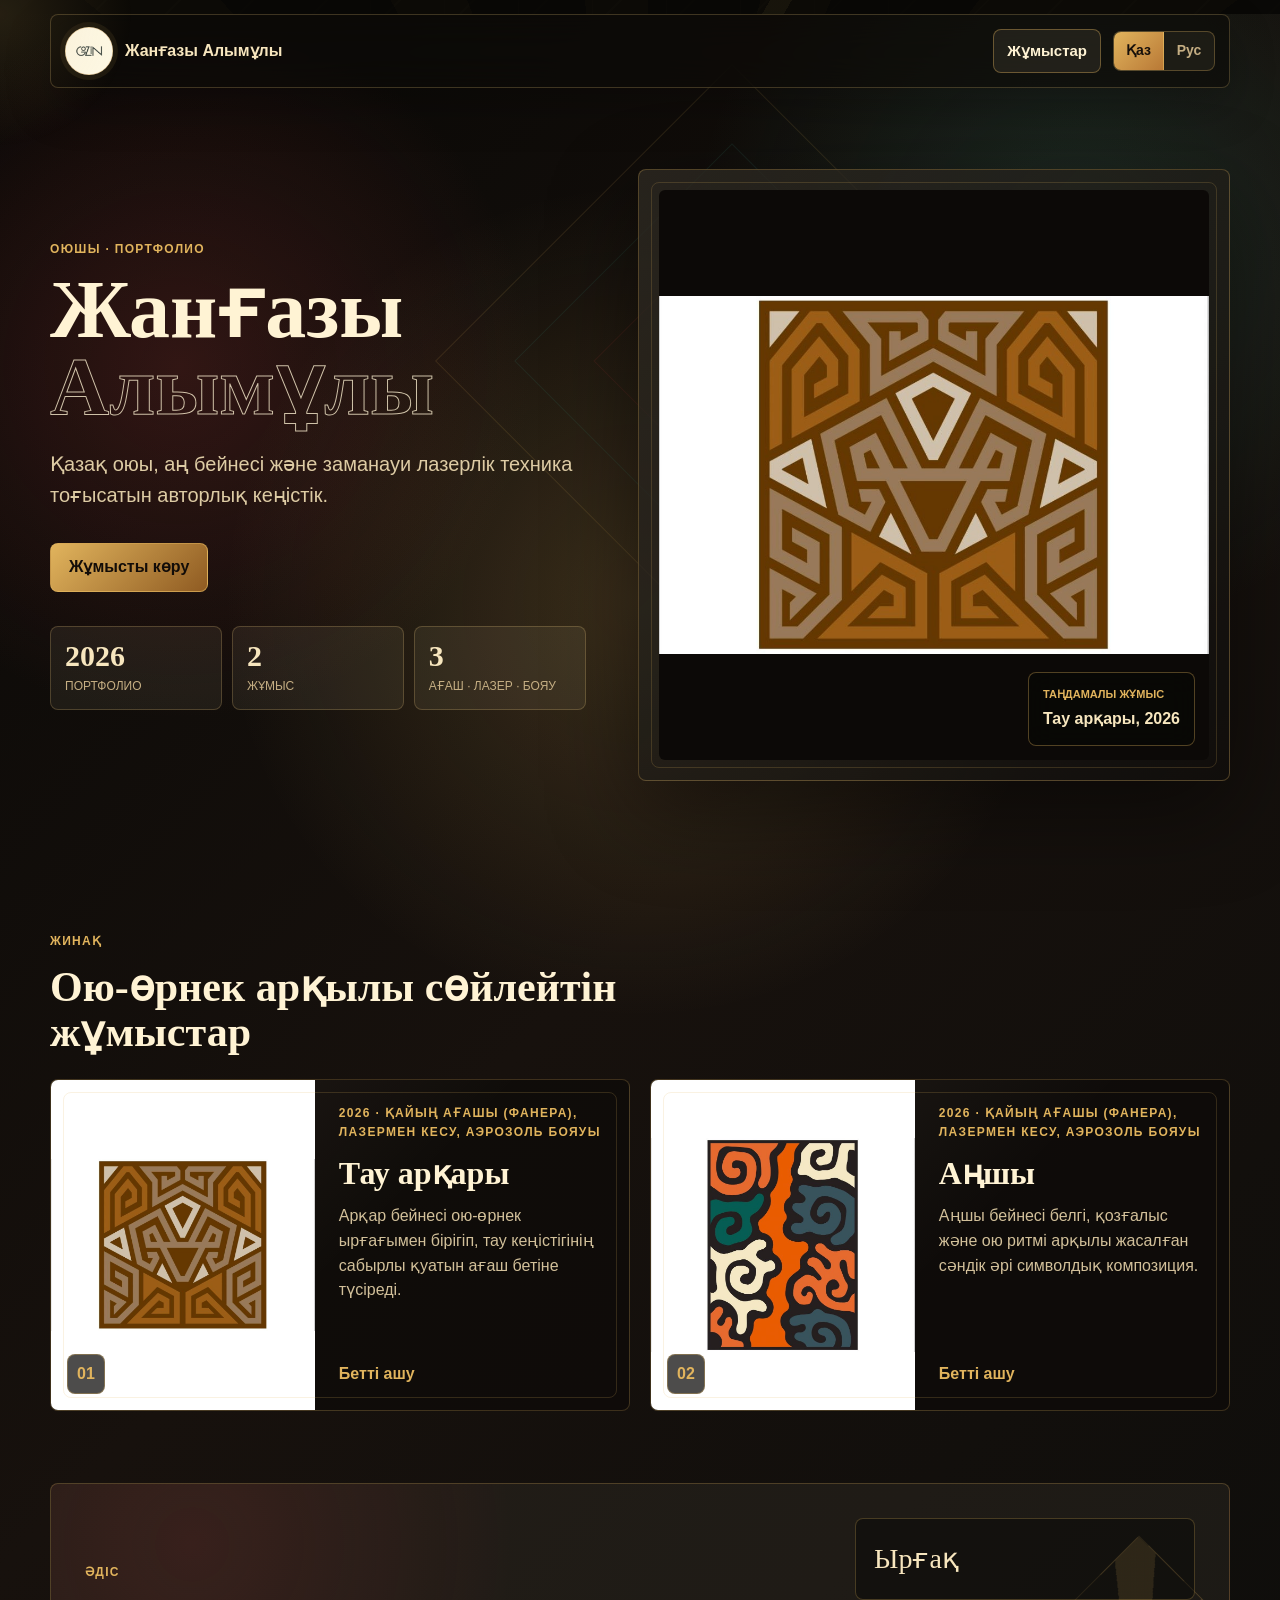
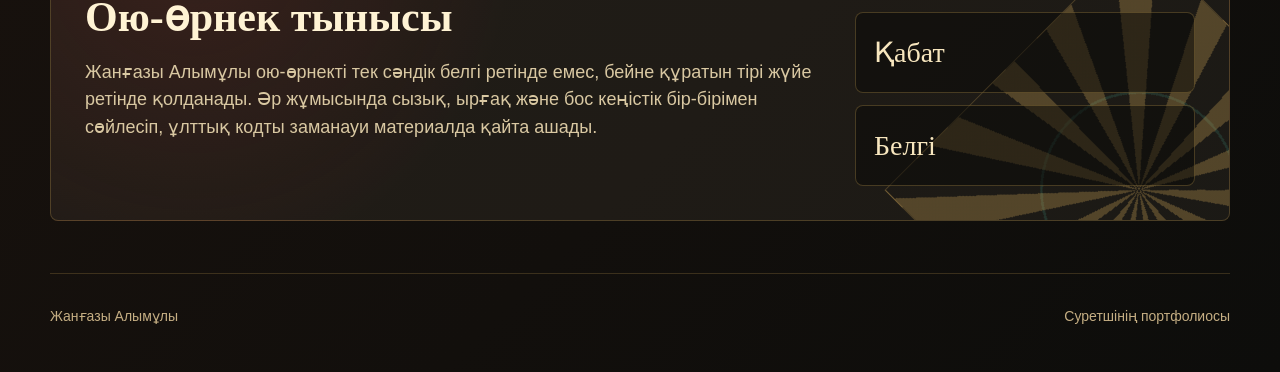
<file: index.html>
<!doctype html>
<html lang="kk">
  <head>
    <meta charset="utf-8">
    <meta name="viewport" content="width=device-width, initial-scale=1">
    <title>Жанғазы Алымұлы</title>
    <meta name="description" content="Жанғазы Алымұлының ою-өрнек өнеріне арналған портфолиосы.">
    <link rel="stylesheet" href="assets/css/styles.css">
  </head>
  <body data-page="index">
    <div class="ornament-atmosphere" aria-hidden="true"></div>
    <canvas class="touch-particles" id="touch-particles" aria-hidden="true"></canvas>
    <div class="cursor-aura" aria-hidden="true"></div>

    <header class="site-header">
      <a class="brand" href="index.html" data-i18n-aria="home" aria-label="Басты бет">
        <img class="brand__logo" src="assets/images/logo.jpg" alt="">
        <span data-artist-name>Жанғазы Алымұлы</span>
      </a>
      <div class="header-actions">
        <nav class="site-nav" data-i18n-aria="navigation" aria-label="Навигация">
          <a href="index.html" aria-current="page" data-i18n="navWorks">Жұмыстар</a>
        </nav>
        <div class="language-switch" data-i18n-aria="language" aria-label="Тіл">
          <button type="button" data-lang="kk">Қаз</button>
          <button type="button" data-lang="ru">Рус</button>
        </div>
      </div>
    </header>

    <main>
      <section class="gallery-lead" id="featured-work"></section>

      <section class="section collection-section">
        <div class="section__head">
          <div>
            <p class="eyebrow" data-i18n="collection">Жинақ</p>
            <h1 data-i18n="collectionTitle">Ою-өрнек арқылы сөйлейтін жұмыстар</h1>
          </div>
        </div>
        <div class="art-grid" id="artwork-list"></div>
      </section>

      <section class="ornament-manifesto" id="ornament-story"></section>
    </main>

    <footer class="site-footer">
      <span data-artist-name>Жанғазы Алымұлы</span>
      <span data-i18n="footerCatalog">Суретшінің портфолиосы</span>
    </footer>

    <script src="assets/js/artworks.js"></script>
    <script src="assets/js/app.js"></script>
  </body>
</html>
</file>
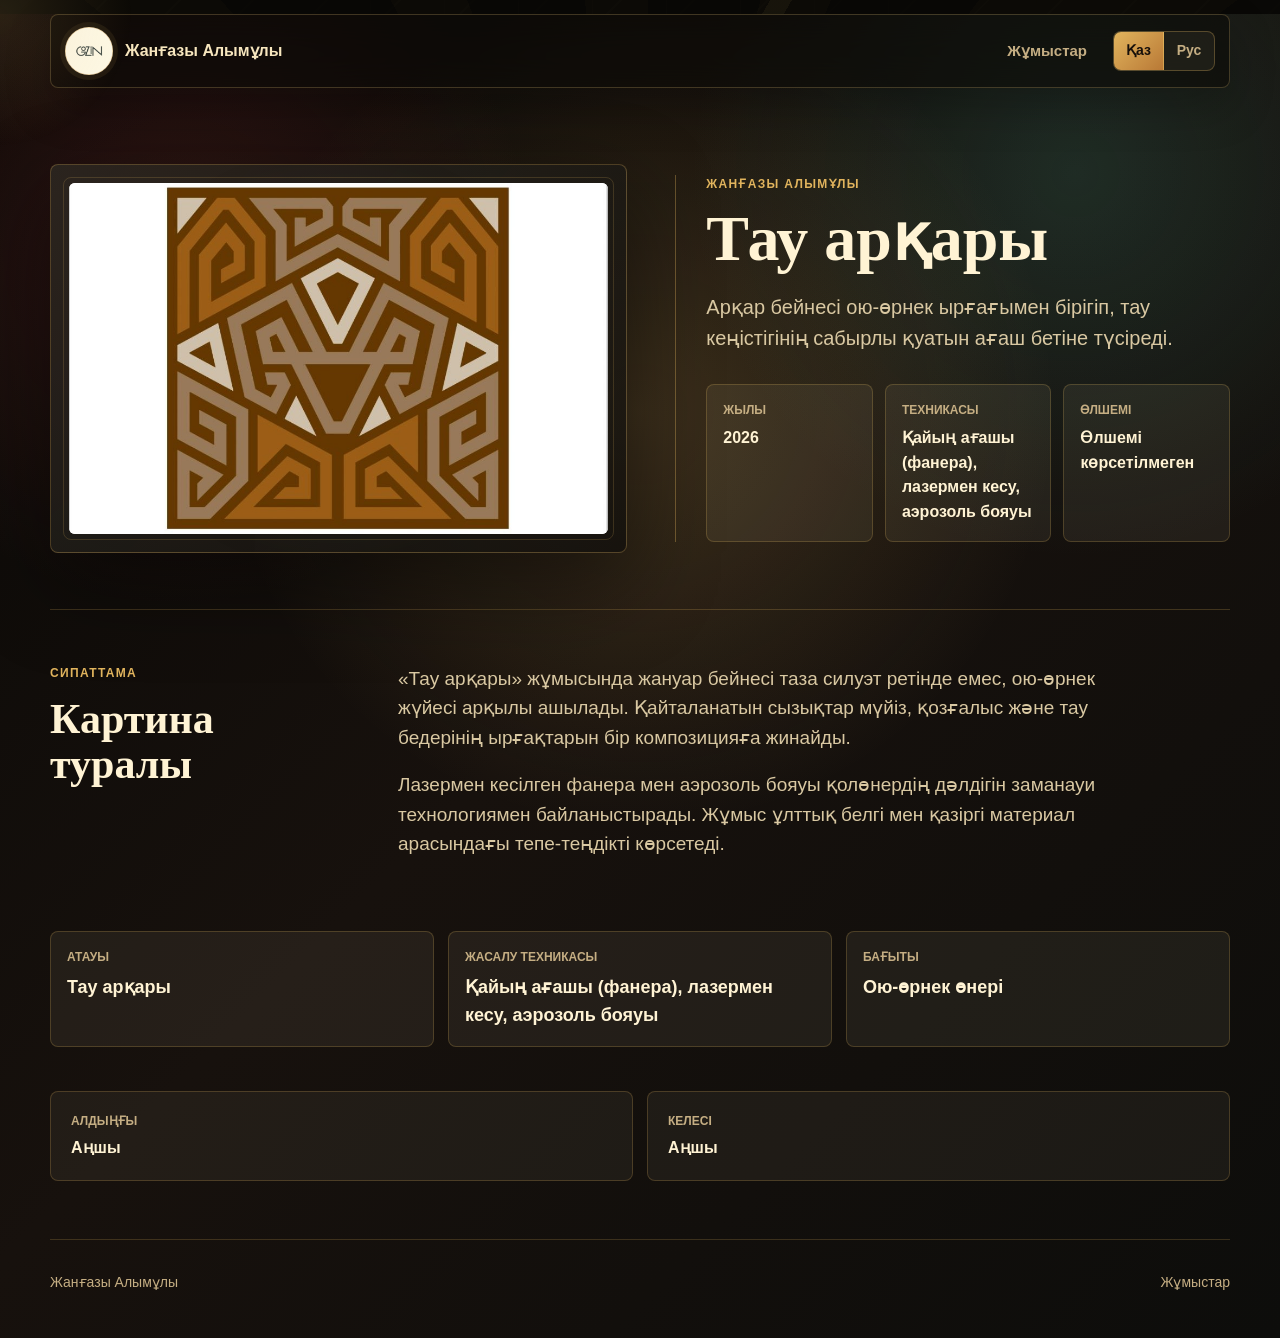
<file: artwork.html>
<!doctype html>
<html lang="kk">
  <head>
    <meta charset="utf-8">
    <meta name="viewport" content="width=device-width, initial-scale=1">
    <title>Картина</title>
    <meta name="description" content="Картинаның суреті мен сипаттамасы.">
    <link rel="stylesheet" href="assets/css/styles.css">
  </head>
  <body data-page="artwork">
    <div class="ornament-atmosphere" aria-hidden="true"></div>
    <canvas class="touch-particles" id="touch-particles" aria-hidden="true"></canvas>
    <div class="cursor-aura" aria-hidden="true"></div>

    <header class="site-header">
      <a class="brand" href="index.html" data-i18n-aria="home" aria-label="Басты бет">
        <img class="brand__logo" src="assets/images/logo.jpg" alt="">
        <span data-artist-name>Жанғазы Алымұлы</span>
      </a>
      <div class="header-actions">
        <nav class="site-nav" data-i18n-aria="navigation" aria-label="Навигация">
          <a href="index.html" data-i18n="navWorks">Жұмыстар</a>
        </nav>
        <div class="language-switch" data-i18n-aria="language" aria-label="Тіл">
          <button type="button" data-lang="kk">Қаз</button>
          <button type="button" data-lang="ru">Рус</button>
        </div>
      </div>
    </header>

    <main id="artwork-page"></main>

    <footer class="site-footer">
      <span data-artist-name>Жанғазы Алымұлы</span>
      <a href="index.html" data-i18n="navWorks">Жұмыстар</a>
    </footer>

    <script src="assets/js/artworks.js"></script>
    <script src="assets/js/app.js"></script>
  </body>
</html>
</file>
<file: assets/css/styles.css>
:root {
  --bg: #090806;
  --bg-2: #15110d;
  --panel: rgba(31, 24, 17, 0.72);
  --panel-strong: rgba(247, 230, 190, 0.08);
  --ink: #fff3d4;
  --muted: #c5ae83;
  --line: rgba(246, 205, 127, 0.22);
  --gold: #e1b45d;
  --amber: #b97936;
  --garnet: #842f2e;
  --teal: #3c8b78;
  --bone: #f7e6be;
  --shadow: 0 30px 90px rgba(0, 0, 0, 0.45);
  --mx: 50%;
  --my: 30%;
}

* {
  box-sizing: border-box;
}

html {
  min-height: 100%;
  background: var(--bg);
  color: var(--ink);
  font-family: Inter, "Segoe UI", Arial, sans-serif;
  scroll-behavior: smooth;
}

body {
  min-height: 100vh;
  margin: 0;
  background:
    radial-gradient(circle at var(--mx) var(--my), rgba(225, 180, 93, 0.19), transparent 26rem),
    radial-gradient(circle at 14% 18%, rgba(132, 47, 46, 0.3), transparent 22rem),
    radial-gradient(circle at 84% 12%, rgba(60, 139, 120, 0.22), transparent 24rem),
    linear-gradient(135deg, #090806 0%, #17110d 48%, #0d0d0b 100%);
  overflow-x: hidden;
}

body,
button,
input {
  font: 400 16px/1.55 Inter, "Segoe UI", Arial, sans-serif;
}

a {
  color: inherit;
  text-decoration: none;
}

img {
  display: block;
  max-width: 100%;
}

body::before {
  position: fixed;
  inset: 0;
  z-index: -3;
  content: "";
  pointer-events: none;
  background-image:
    linear-gradient(90deg, rgba(255, 243, 212, 0.035) 1px, transparent 1px),
    linear-gradient(0deg, rgba(255, 243, 212, 0.028) 1px, transparent 1px);
  background-size: 74px 74px;
  mask-image: radial-gradient(circle at center, #000 0%, transparent 82%);
}

body::after {
  position: fixed;
  inset: 0;
  z-index: -2;
  content: "";
  pointer-events: none;
  background:
    repeating-conic-gradient(from 45deg, rgba(225, 180, 93, 0.11) 0 8deg, transparent 8deg 22deg),
    repeating-linear-gradient(135deg, transparent 0 22px, rgba(247, 230, 190, 0.045) 22px 24px, transparent 24px 52px);
  opacity: 0.22;
  filter: blur(0.2px);
  transform-origin: center;
  animation: ornamentalDrift 30s linear infinite;
}

.ornament-atmosphere {
  position: fixed;
  inset: -10vh -10vw;
  z-index: -1;
  pointer-events: none;
  background:
    radial-gradient(circle at 20% 78%, rgba(185, 121, 54, 0.17), transparent 20rem),
    radial-gradient(circle at 78% 64%, rgba(132, 47, 46, 0.2), transparent 18rem),
    linear-gradient(120deg, transparent 0 44%, rgba(225, 180, 93, 0.055) 44% 45%, transparent 45% 100%);
  mix-blend-mode: screen;
  animation: atmosphereBreathe 9s ease-in-out infinite alternate;
}

.cursor-aura {
  position: fixed;
  z-index: 20;
  width: 280px;
  height: 280px;
  margin: -140px 0 0 -140px;
  border-radius: 50%;
  pointer-events: none;
  background: radial-gradient(circle, rgba(225, 180, 93, 0.18), transparent 67%);
  opacity: 0.75;
  transition: transform 120ms ease-out;
}

.touch-particles {
  position: fixed;
  inset: 0;
  z-index: 10;
  width: 100%;
  height: 100%;
  pointer-events: none;
  mix-blend-mode: screen;
}

.site-header,
.site-footer,
.gallery-lead,
.section,
.ornament-manifesto,
.artwork-hero,
.artwork-story,
.artwork-details,
.artwork-nav {
  width: min(1180px, calc(100% - 40px));
  margin-right: auto;
  margin-left: auto;
}

.site-header {
  position: sticky;
  top: 14px;
  z-index: 15;
  display: flex;
  align-items: center;
  justify-content: space-between;
  gap: 24px;
  margin-top: 14px;
  border: 1px solid var(--line);
  border-radius: 8px;
  background: rgba(12, 10, 8, 0.62);
  backdrop-filter: blur(18px);
  box-shadow: 0 18px 46px rgba(0, 0, 0, 0.24);
  padding: 12px 14px;
}

.brand,
.site-nav,
.header-actions,
.language-switch {
  display: flex;
  align-items: center;
}

.brand {
  min-width: 0;
  gap: 12px;
  font-weight: 800;
  color: var(--bone);
}

.brand__logo {
  width: 48px;
  height: 48px;
  flex: 0 0 auto;
  border: 1px solid rgba(225, 180, 93, 0.48);
  border-radius: 50%;
  background: #fff;
  object-fit: cover;
  box-shadow: 0 0 0 5px rgba(225, 180, 93, 0.08);
}

.header-actions {
  gap: 12px;
  justify-content: flex-end;
}

.site-nav {
  gap: 8px;
}

.site-nav a {
  border: 1px solid transparent;
  border-radius: 8px;
  padding: 9px 13px;
  color: var(--muted);
  font-size: 15px;
  font-weight: 700;
  transition: 180ms ease;
}

.site-nav a:hover,
.site-nav a[aria-current="page"] {
  border-color: rgba(225, 180, 93, 0.38);
  background: rgba(247, 230, 190, 0.08);
  color: var(--ink);
}

.language-switch {
  flex: 0 0 auto;
  border: 1px solid rgba(225, 180, 93, 0.3);
  border-radius: 8px;
  background: rgba(247, 230, 190, 0.06);
  overflow: hidden;
}

.language-switch button {
  min-width: 50px;
  min-height: 38px;
  border: 0;
  border-right: 1px solid rgba(225, 180, 93, 0.2);
  background: transparent;
  color: var(--muted);
  padding: 7px 10px;
  font-size: 14px;
  font-weight: 900;
  cursor: pointer;
  transition: 180ms ease;
}

.language-switch button:last-child {
  border-right: 0;
}

.language-switch button:hover,
.language-switch button.is-active {
  background: linear-gradient(135deg, var(--gold), var(--amber));
  color: #160f0a;
}

.gallery-lead {
  position: relative;
  display: grid;
  grid-template-columns: minmax(0, 0.95fr) minmax(360px, 1.05fr);
  gap: 52px;
  align-items: center;
  min-height: calc(100vh - 112px);
  padding: 70px 0 84px;
}

.hero-orbit {
  position: absolute;
  inset: 8% auto auto 40%;
  width: 420px;
  height: 420px;
  pointer-events: none;
  opacity: 0.58;
}

.hero-orbit span {
  position: absolute;
  inset: 0;
  border: 1px solid rgba(225, 180, 93, 0.22);
  transform: rotate(45deg);
  animation: orbitTurn 16s linear infinite;
}

.hero-orbit span:nth-child(2) {
  inset: 56px;
  border-color: rgba(60, 139, 120, 0.24);
  animation-duration: 22s;
  animation-direction: reverse;
}

.hero-orbit span:nth-child(3) {
  inset: 112px;
  border-color: rgba(132, 47, 46, 0.34);
  animation-duration: 28s;
}

.gallery-lead__copy {
  position: relative;
  z-index: 2;
}

.gallery-lead__copy h1,
.kinetic-title {
  margin: 0;
  color: var(--ink);
  font-family: Georgia, "Times New Roman", serif;
  font-size: 82px;
  line-height: 0.93;
  font-weight: 700;
}

.kinetic-title span {
  display: block;
  transform-origin: left center;
  animation: titleBreathe 4.8s ease-in-out infinite alternate;
}

.kinetic-title span:nth-child(2) {
  color: transparent;
  -webkit-text-stroke: 1px rgba(255, 243, 212, 0.78);
  animation-delay: 450ms;
}

.gallery-lead__copy p:not(.eyebrow) {
  max-width: 600px;
  margin: 24px 0 0;
  color: #ddcba4;
  font-size: 20px;
}

.eyebrow,
.meta-line {
  margin: 0 0 14px;
  color: var(--gold);
  font-size: 12px;
  font-weight: 900;
  letter-spacing: 0.11em;
  text-transform: uppercase;
}

.lead-actions,
.section__head {
  display: flex;
  align-items: center;
  gap: 16px;
}

.lead-actions {
  margin-top: 32px;
  flex-wrap: wrap;
}

.button {
  position: relative;
  display: inline-flex;
  align-items: center;
  justify-content: center;
  min-height: 48px;
  border: 1px solid rgba(225, 180, 93, 0.62);
  border-radius: 8px;
  background: linear-gradient(135deg, var(--gold), #8f5b22);
  color: #120c08;
  padding: 11px 18px;
  font-weight: 900;
  cursor: pointer;
  overflow: hidden;
  transition: transform 180ms ease, box-shadow 180ms ease;
}

.button::after {
  position: absolute;
  inset: 0;
  content: "";
  background: linear-gradient(90deg, transparent, rgba(255, 255, 255, 0.4), transparent);
  transform: translateX(-120%);
  transition: transform 520ms ease;
}

.button:hover {
  transform: translateY(-2px);
  box-shadow: 0 16px 38px rgba(225, 180, 93, 0.18);
}

.button:hover::after {
  transform: translateX(120%);
}

.hero-metrics {
  display: grid;
  grid-template-columns: repeat(3, minmax(0, 1fr));
  gap: 10px;
  max-width: 620px;
  margin-top: 34px;
}

.hero-metrics div {
  min-width: 0;
  border: 1px solid var(--line);
  border-radius: 8px;
  background: rgba(247, 230, 190, 0.065);
  padding: 14px;
}

.hero-metrics strong {
  display: block;
  color: var(--bone);
  font-family: Georgia, "Times New Roman", serif;
  font-size: 30px;
  line-height: 1;
}

.hero-metrics span {
  display: block;
  margin-top: 6px;
  color: var(--muted);
  font-size: 12px;
  text-transform: uppercase;
}

.gallery-lead__art,
.artwork-hero__image {
  position: relative;
  border: 1px solid rgba(225, 180, 93, 0.28);
  border-radius: 8px;
  background:
    linear-gradient(135deg, rgba(247, 230, 190, 0.12), rgba(247, 230, 190, 0.02)),
    rgba(10, 8, 7, 0.76);
  box-shadow: var(--shadow);
  overflow: hidden;
}

.gallery-lead__art {
  min-height: 610px;
  padding: 20px;
  transform: perspective(1100px) rotateY(-3deg) rotateX(2deg);
  transition: transform 280ms ease, border-color 280ms ease;
}

.gallery-lead__art:hover {
  border-color: rgba(225, 180, 93, 0.58);
  transform: perspective(1100px) rotateY(0deg) rotateX(0deg) translateY(-4px);
}

.gallery-lead__art::before,
.artwork-hero__image::before,
.art-card::before {
  position: absolute;
  inset: 12px;
  z-index: 1;
  content: "";
  border: 1px solid rgba(225, 180, 93, 0.18);
  border-radius: 8px;
  pointer-events: none;
}

.gallery-lead__art img {
  position: relative;
  z-index: 2;
  width: 100%;
  height: 570px;
  border-radius: 6px;
  background: #0c0907;
  object-fit: contain;
}

.art-frame-glow {
  position: absolute;
  inset: 12%;
  z-index: 0;
  border-radius: 50%;
  background: radial-gradient(circle, color-mix(in srgb, var(--accent, var(--gold)) 38%, transparent), transparent 68%);
  filter: blur(46px);
  opacity: 0.78;
  animation: glowPulse 4.5s ease-in-out infinite alternate;
}

.gallery-lead__caption {
  position: absolute;
  right: 34px;
  bottom: 34px;
  z-index: 4;
  max-width: calc(100% - 68px);
  border: 1px solid rgba(225, 180, 93, 0.34);
  border-radius: 8px;
  background: rgba(9, 8, 6, 0.76);
  backdrop-filter: blur(14px);
  color: var(--bone);
  padding: 13px 14px;
  font-weight: 800;
}

.gallery-lead__caption small {
  display: block;
  margin-bottom: 4px;
  color: var(--gold);
  font-size: 11px;
  text-transform: uppercase;
}

.section {
  padding: 56px 0 30px;
}

.section__head {
  justify-content: space-between;
  margin-bottom: 24px;
}

.section__head h1,
.ornament-manifesto h2,
.artwork-story h2 {
  margin: 0;
  max-width: 760px;
  color: var(--ink);
  font-family: Georgia, "Times New Roman", serif;
  font-size: 42px;
  line-height: 1.08;
  font-weight: 700;
}

.art-grid {
  display: grid;
  grid-template-columns: repeat(2, minmax(0, 1fr));
  gap: 20px;
}

.art-card {
  position: relative;
  display: grid;
  grid-template-columns: minmax(220px, 0.84fr) minmax(0, 1fr);
  min-width: 0;
  min-height: 100%;
  border: 1px solid rgba(225, 180, 93, 0.22);
  border-radius: 8px;
  background:
    linear-gradient(135deg, rgba(247, 230, 190, 0.09), transparent 52%),
    rgba(14, 11, 9, 0.7);
  overflow: hidden;
  transition: transform 220ms ease, border-color 220ms ease, box-shadow 220ms ease;
}

.art-card:hover {
  border-color: rgba(225, 180, 93, 0.58);
  box-shadow: 0 22px 70px rgba(0, 0, 0, 0.32);
  transform: translateY(-6px);
}

.art-card__image {
  position: relative;
  min-height: 330px;
  background: #100d0a;
  overflow: hidden;
}

.art-card__image img {
  width: 100%;
  height: 100%;
  background: #fff;
  object-fit: contain;
  transition: transform 320ms ease, filter 320ms ease;
}

.art-card:hover .art-card__image img {
  filter: saturate(1.08) contrast(1.04);
  transform: scale(1.04);
}

.art-card__index {
  position: absolute;
  left: 16px;
  bottom: 16px;
  z-index: 3;
  border: 1px solid rgba(225, 180, 93, 0.36);
  border-radius: 8px;
  background: rgba(9, 8, 6, 0.72);
  color: var(--gold);
  padding: 7px 9px;
  font-weight: 900;
}

.art-card__body {
  position: relative;
  z-index: 2;
  display: flex;
  flex: 1;
  flex-direction: column;
  padding: 24px;
}

.art-card h2 {
  margin: 0;
  color: var(--ink);
  font-family: Georgia, "Times New Roman", serif;
  font-size: 32px;
  line-height: 1.08;
  font-weight: 700;
}

.art-card p:not(.meta-line) {
  margin: 14px 0 22px;
  color: #d2c09a;
}

.text-link {
  margin-top: auto;
  color: var(--gold);
  font-weight: 900;
  transition: color 180ms ease;
}

.text-link:hover {
  color: var(--bone);
}

.ornament-manifesto {
  position: relative;
  display: grid;
  grid-template-columns: minmax(0, 1fr) 340px;
  gap: 34px;
  align-items: center;
  margin-top: 42px;
  margin-bottom: 52px;
  border: 1px solid rgba(225, 180, 93, 0.24);
  border-radius: 8px;
  background:
    radial-gradient(circle at 12% 18%, rgba(132, 47, 46, 0.22), transparent 20rem),
    rgba(247, 230, 190, 0.055);
  padding: 34px;
  overflow: hidden;
}

.manifesto-pattern {
  position: absolute;
  inset: auto -90px -150px auto;
  width: 360px;
  height: 360px;
  border: 1px solid rgba(225, 180, 93, 0.24);
  background:
    repeating-conic-gradient(from 45deg, rgba(225, 180, 93, 0.28) 0 10deg, transparent 10deg 24deg),
    radial-gradient(circle, transparent 0 38%, rgba(60, 139, 120, 0.22) 38% 39%, transparent 39%);
  transform: rotate(45deg);
  animation: orbitTurn 28s linear infinite;
}

.manifesto-copy {
  position: relative;
  z-index: 2;
}

.manifesto-copy p:not(.eyebrow) {
  max-width: 760px;
  margin: 18px 0 0;
  color: #d9c8a2;
  font-size: 18px;
}

.manifesto-points {
  position: relative;
  z-index: 2;
  display: grid;
  gap: 12px;
}

.manifesto-points span {
  border: 1px solid rgba(225, 180, 93, 0.26);
  border-radius: 8px;
  background: rgba(9, 8, 6, 0.5);
  color: var(--bone);
  padding: 18px;
  font-family: Georgia, "Times New Roman", serif;
  font-size: 28px;
}

.artwork-hero {
  position: relative;
  display: grid;
  grid-template-columns: minmax(340px, 1.02fr) minmax(0, 0.98fr);
  gap: 48px;
  align-items: center;
  padding: 76px 0 56px;
}

.artwork-hero__image {
  margin: 0;
  padding: 18px;
}

.artwork-hero__image img {
  position: relative;
  z-index: 2;
  width: 100%;
  max-height: 76vh;
  border-radius: 6px;
  background: #fff;
  object-fit: contain;
}

.artwork-hero__content {
  border-left: 1px solid rgba(225, 180, 93, 0.34);
  padding-left: 30px;
}

.artwork-hero h1 {
  margin: 0;
  color: var(--ink);
  font-family: Georgia, "Times New Roman", serif;
  font-size: 64px;
  line-height: 0.98;
  font-weight: 700;
}

.artwork-summary {
  margin: 22px 0 0;
  color: #d9c8a2;
  font-size: 20px;
}

.artwork-facts {
  display: grid;
  grid-template-columns: repeat(3, minmax(0, 1fr));
  gap: 12px;
  margin: 30px 0 0;
}

.artwork-facts div,
.artwork-details article {
  min-width: 0;
  border: 1px solid rgba(225, 180, 93, 0.22);
  border-radius: 8px;
  background: rgba(247, 230, 190, 0.065);
  padding: 16px;
}

.artwork-facts dt,
.artwork-details p {
  margin: 0;
  color: var(--muted);
  font-size: 12px;
  font-weight: 800;
  text-transform: uppercase;
}

.artwork-facts dd {
  margin: 6px 0 0;
  color: var(--ink);
  font-weight: 900;
}

.artwork-story {
  display: grid;
  grid-template-columns: 300px minmax(0, 1fr);
  gap: 48px;
  border-top: 1px solid rgba(225, 180, 93, 0.22);
  padding: 54px 0;
}

.story-text {
  max-width: 760px;
  color: #d9c8a2;
  font-size: 19px;
}

.story-text p {
  margin: 0 0 18px;
}

.artwork-details {
  display: grid;
  grid-template-columns: repeat(3, minmax(0, 1fr));
  gap: 14px;
  padding-bottom: 44px;
}

.artwork-details strong {
  display: block;
  margin-top: 8px;
  color: var(--ink);
  font-size: 18px;
}

.artwork-nav {
  display: grid;
  grid-template-columns: repeat(2, minmax(0, 1fr));
  gap: 14px;
  padding-bottom: 58px;
}

.artwork-nav a {
  border: 1px solid rgba(225, 180, 93, 0.22);
  border-radius: 8px;
  background: rgba(247, 230, 190, 0.055);
  padding: 20px;
  font-weight: 900;
  transition: 180ms ease;
}

.artwork-nav a:hover {
  border-color: rgba(225, 180, 93, 0.58);
  background: rgba(247, 230, 190, 0.09);
}

.artwork-nav span {
  display: block;
  margin-bottom: 5px;
  color: var(--muted);
  font-size: 12px;
  font-weight: 800;
  text-transform: uppercase;
}

.site-footer {
  display: flex;
  justify-content: space-between;
  gap: 20px;
  border-top: 1px solid rgba(225, 180, 93, 0.2);
  padding: 32px 0 44px;
  color: var(--muted);
  font-size: 14px;
}

.reveal {
  opacity: 0;
  transform: translateY(24px);
  transition: opacity 700ms ease, transform 700ms ease;
  transition-delay: var(--delay, 0ms);
}

.reveal.is-visible {
  opacity: 1;
  transform: translateY(0);
}

@keyframes ornamentalDrift {
  0% {
    transform: rotate(0deg) scale(1);
  }
  50% {
    transform: rotate(4deg) scale(1.03);
  }
  100% {
    transform: rotate(0deg) scale(1);
  }
}

@keyframes atmosphereBreathe {
  from {
    opacity: 0.65;
    transform: scale(1);
  }
  to {
    opacity: 1;
    transform: scale(1.04);
  }
}

@keyframes orbitTurn {
  to {
    transform: rotate(405deg);
  }
}

@keyframes titleBreathe {
  from {
    transform: translateY(0) scale(1);
  }
  to {
    transform: translateY(-4px) scale(1.015);
  }
}

@keyframes glowPulse {
  from {
    opacity: 0.48;
    transform: scale(0.92);
  }
  to {
    opacity: 0.86;
    transform: scale(1.08);
  }
}

@media (max-width: 980px) {
  .gallery-lead,
  .artwork-hero,
  .artwork-story,
  .ornament-manifesto {
    grid-template-columns: 1fr;
  }

  .gallery-lead {
    min-height: 0;
    padding-top: 48px;
  }

  .gallery-lead__copy h1,
  .kinetic-title {
    font-size: 58px;
  }

  .gallery-lead__art {
    min-height: 0;
  }

  .art-grid,
  .artwork-details {
    grid-template-columns: 1fr;
  }

  .artwork-hero__content {
    border-left: 0;
    border-top: 1px solid rgba(225, 180, 93, 0.34);
    padding: 26px 0 0;
  }
}

@media (max-width: 680px) {
  .site-header,
  .site-footer,
  .gallery-lead,
  .section,
  .ornament-manifesto,
  .artwork-hero,
  .artwork-story,
  .artwork-details,
  .artwork-nav {
    width: min(100% - 24px, 1180px);
  }

  .site-header,
  .site-footer,
  .section__head,
  .artwork-nav {
    align-items: stretch;
    flex-direction: column;
  }

  .site-header {
    top: 8px;
    gap: 14px;
    margin-top: 8px;
  }

  .header-actions {
    align-items: stretch;
    flex-direction: column;
  }

  .site-nav {
    width: 100%;
  }

  .site-nav a {
    flex: 1;
    text-align: center;
  }

  .language-switch {
    width: 100%;
  }

  .language-switch button {
    flex: 1;
  }

  .gallery-lead {
    gap: 28px;
    padding-top: 34px;
  }

  .gallery-lead__copy h1,
  .kinetic-title,
  .artwork-hero h1 {
    font-size: 42px;
  }

  .section__head h1,
  .ornament-manifesto h2,
  .artwork-story h2 {
    font-size: 32px;
  }

  .hero-metrics,
  .artwork-facts {
    grid-template-columns: 1fr;
  }

  .gallery-lead__art {
    padding: 12px;
    transform: none;
  }

  .gallery-lead__art img {
    height: auto;
    max-height: 520px;
  }

  .gallery-lead__caption {
    right: 22px;
    bottom: 22px;
    max-width: calc(100% - 44px);
  }

  .art-card {
    grid-template-columns: 1fr;
  }

  .art-card__image {
    min-height: 280px;
  }

  .ornament-manifesto {
    padding: 24px;
  }

  .artwork-nav {
    grid-template-columns: 1fr;
  }
}

@media (prefers-reduced-motion: reduce) {
  *,
  *::before,
  *::after {
    animation-duration: 1ms !important;
    animation-iteration-count: 1 !important;
    scroll-behavior: auto !important;
    transition-duration: 1ms !important;
  }

  .cursor-aura {
    display: none;
  }

  .reveal {
    opacity: 1;
    transform: none;
  }
}
</file>
